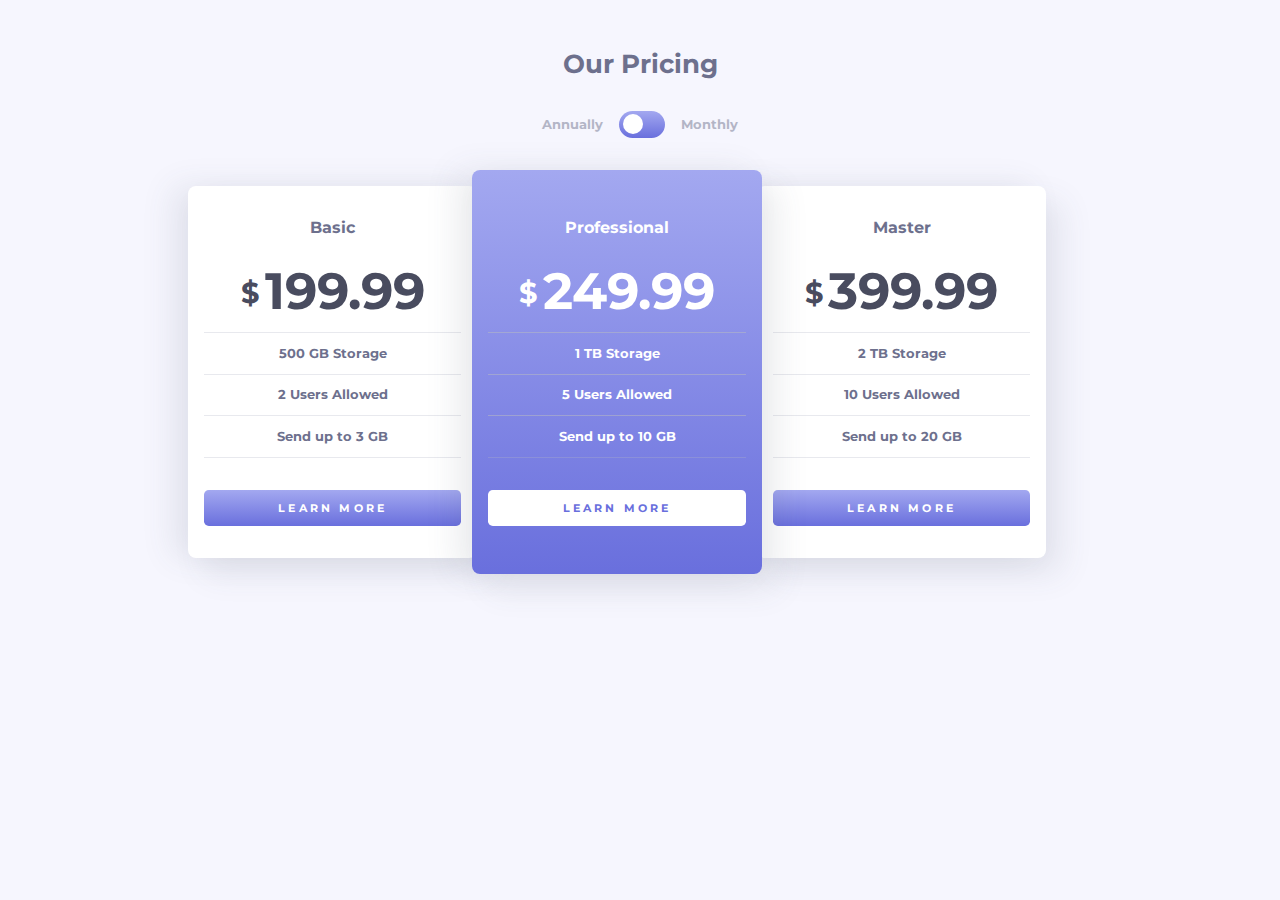
<file: index.html>
<!DOCTYPE html>
<html lang="en">
<head>
  <meta charset="UTF-8">
  <meta name="viewport" content="width=device-width, initial-scale=1.0"> <!-- displays site properly based on user's device -->
  <link rel="icon" type="image/png" sizes="32x32" href="assets/imgs/favicon-32x32.png">
  <link rel="stylesheet" href="assets/css/style.css">
  
  <title>Frontend Mentor | Pricing Component</title>

</head>
<body>
  <div class="container">
    <h1 class="pricing">Our Pricing</h1>
    <div class="toggle-container">
      <!-- toggle button -->
      Annually<label class="toggle-btn">
        <input type="checkbox" class="checkbox">
        <span class="toggle-slider"></span>
    </label>Monthly
    </div>
    <div class="plans-container">
      <div class="basic plan">
        <h2 class="plan-title">Basic</h2>
        <h1 class="plan-price">&dollar;<span>199.99</span></h1>
        <ul class="plan-features">
          <li>500 GB Storage</li>
          <li>2 Users Allowed</li>
          <li>Send up to 3 GB</li>
        </ul>
        <button class="feature-btn">Learn More</button>
      </div>
      <div class="pro plan">
        <h2 class="plan-title">Professional</h2>
        <h1 class="plan-price">&dollar;<span>249.99</span></h1>
        <ul class="plan-features">
          <li>1 TB Storage</li>
          <li>5 Users Allowed</li>
          <li>Send up to 10 GB</li>
        </ul>
        <button class="feature-btn">Learn More</button>
      </div>
      <div class="master plan">
        <h2 class="plan-title">Master</h2>
        <h1 class="plan-price">&dollar;<span>399.99</span></h1>
        <ul class="plan-features">
          <li>2 TB Storage</li>
          <li>10 Users Allowed</li>
          <li>Send up to 20 GB</li>
        </ul>
        <button class="feature-btn">Learn More</button>
      </div>
    </div>
  </div>
  <script src="assets/js/script.js"></script>
</body>
</html>
</file>
<file: assets/css/style.css>
@import url('https://fonts.googleapis.com/css?family=Montserrat:400,700&display=swap');

*{
    margin: 0;
    padding: 0;
    box-sizing: border-box;
}

body{
    background-color: hsl(240, 78%, 98%);
    font-family: 'Montserrat', sans-serif;
    font-weight: 700;
}

.container{
    display: flex;
    flex-direction: column;
    max-width: 1000px;
    padding: 3rem;
    margin: 0 auto;
}
.pricing{
    color: hsl(233, 13%, 49%);
    font-size: 1.6rem;
    text-align: center;
}
.toggle-container{
    margin: 2rem 0;
    display: flex;
    justify-content: center;
    align-items: center;
    color: hsl(234, 14%, 74%);
    font-size: 0.8rem;
}

/* Toggle button */
.toggle-btn {
    position: relative;
    display: inline-block;
    width: 46px;
    height: 27px;
    margin: 0 1rem;
}

.toggle-btn input { 
    opacity: 0;
    width: 0;
    height: 0;
}

.toggle-slider {
    position: absolute;
    cursor: pointer;
    top: 0;
    left: 0;
    right: 0;
    bottom: 0;
    border-radius: 34px;
    background: linear-gradient(hsl(236, 72%, 79%), hsl(237, 63%, 64%));
    -webkit-transition: .4s;
    transition: .4s;
}

.toggle-slider:before {
    position: absolute;
    content: "";
    height: 20px;
    width: 20px;
    left: 4px;
    bottom: 4px;
    background-color: #fff;
    border-radius: 50px;
    -webkit-transition: 0.4s;
    transition: 0.4s;
}
input:active + .toggle-slider {
    opacity: 0.5;
   }
input:checked + .toggle-slider:before {
    -webkit-transform: translateX(18px);
    -ms-transform: translateX(18px);
    transform: translateX(18px);
}
.plans-container{
    display: flex;
    align-items: center;
}
.plan{
    background-color: #fff;
    padding: 2rem 1rem;
    border-radius: 0.5rem;
    box-shadow: 1rem 1rem 2rem hsla(232, 13%, 33%, 0.1), -1rem 0 2rem hsla(232, 13%, 33%, 0.1);
    text-align: center;
    width: 32%;
    max-height: 373px;
}

.plan-title{
    color: hsl(233, 13%, 49%);
    font-size: 1rem;
}
.plan-price {
    color: hsl(232, 13%, 33%);
    font-size: 1.8rem;
    margin: 1rem 0;
    text-align: center;
}
.plan-price span{
    font-size: 3.2rem;
    position: relative;
    top: 0.4rem;
    margin-left: 0.3rem;
}

.animate{
    animation: 0.5s flip;
}


.plan-features{
    list-style: none;
    color: hsl(233, 13%, 49%);
    font-size: 0.8rem;
    margin-bottom: 2rem;
}

.plan-features li{
    padding: 0.8rem 0;
    border-top: 1.2px solid hsla(234, 14%, 74%, 0.3);

}
.plan-features li:last-child{
    border-bottom: 1.2px solid hsla(234, 14%, 74%, 0.3);
}

.feature-btn{
    font: inherit;
    font-size: 0.7rem;
    letter-spacing: 0.2rem;
    color: #fff;
    background: linear-gradient(hsl(236, 72%, 79%), hsl(237, 63%, 64%));
    outline: none;
    border: none;
    border-radius: 0.3rem;
    width: 100%;
    padding: 0.7rem;
    text-transform: uppercase;
    cursor: pointer;

}

.feature-btn:hover{
    background: transparent;
    border: 1.4px solid hsl(237, 63%, 64%);
    color: hsl(237, 63%, 64%);
}

.basic{
    margin-right: -0.3rem;
}

.pro{
    background: linear-gradient(hsl(236, 72%, 79%), hsl(237, 63%, 64%));
    max-height: 405px;
    padding: 3rem 1rem;
    z-index: 1;


}

.pro *{
    color:#fff;
}

.pro li{
    border-color: hsla(234, 14%, 74%, 0.6);
}
.pro .feature-btn{
    background: #fff;
    color: hsl(237, 63%, 64%);
}

.pro .feature-btn:hover{
    background: transparent;
    color: #fff;
    border-color: #fff;
}
.master{
    margin-left: -0.3rem;
}

@keyframes flip {
    from{
        /* transform: translateY(-100px);  */
        /* transition:transform 0.8s; */
        transform-style: preserve-3d; 
    }

    to{
        transform: rotateY(360deg);

    }
}

@media only screen and (max-width: 768px){
    .container{
        padding-left: 1rem;
        padding-right: 1rem;
        padding-bottom: 5rem;
    }
    .plans-container{
        flex-direction: column;
    }

    .plan{
        width: 100%;
        margin-top: 1.5rem;
    }
}
</file>
